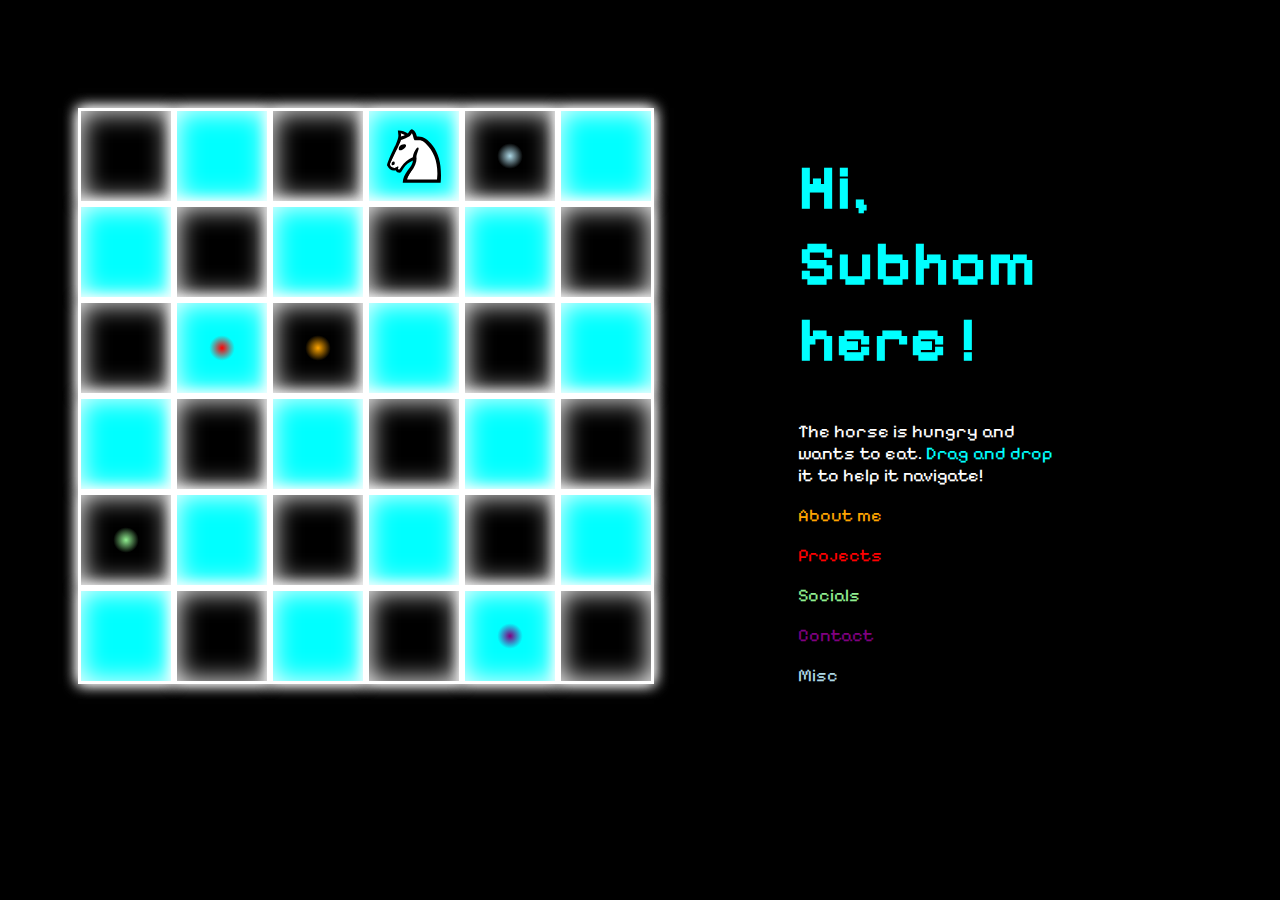
<file: index.html>
<!DOCTYPE html>
<html>
  <head>
    <meta charset="UTF-8">
    <meta name="viewport" content="width=device-width, initial-scale=1.0">
    <title>
      Developer portfolio - Subhom
    </title>
    <link rel="stylesheet" href="styles.css">
    <link rel="preconnect" href="https://fonts.googleapis.com">
    <link rel="preconnect" href="https://fonts.gstatic.com" crossorigin>
    <link href="https://fonts.googleapis.com/css2?family=Pixelify+Sans:wght@400..700&display=swap" rel="stylesheet">
  </head>

  <body>
    <div id="top">
      <p></p>
    </div>

    <div id="game">
      <div id="gameBoard"></div>
      <div id="gameText">
        <div class="intro">
          <h1>Hi, <br />Subhom here !</h1>
          <p>The horse is hungry and wants to eat. <span id="dragdrop">Drag and drop</span> it to help it navigate!</p>
          <p class="orangetext legend">About me</p>
          <p class="redtext legend">Projects</p>
          <p class="greentext legend">Socials</p>
          <p class="purpletext legend">Contact</p>
          <p class="bluetext legend">Misc</p> 
        </div>
      </div>
    </div>
    
    
    <script src="script.js"></script>
  </body>
</html>
</file>
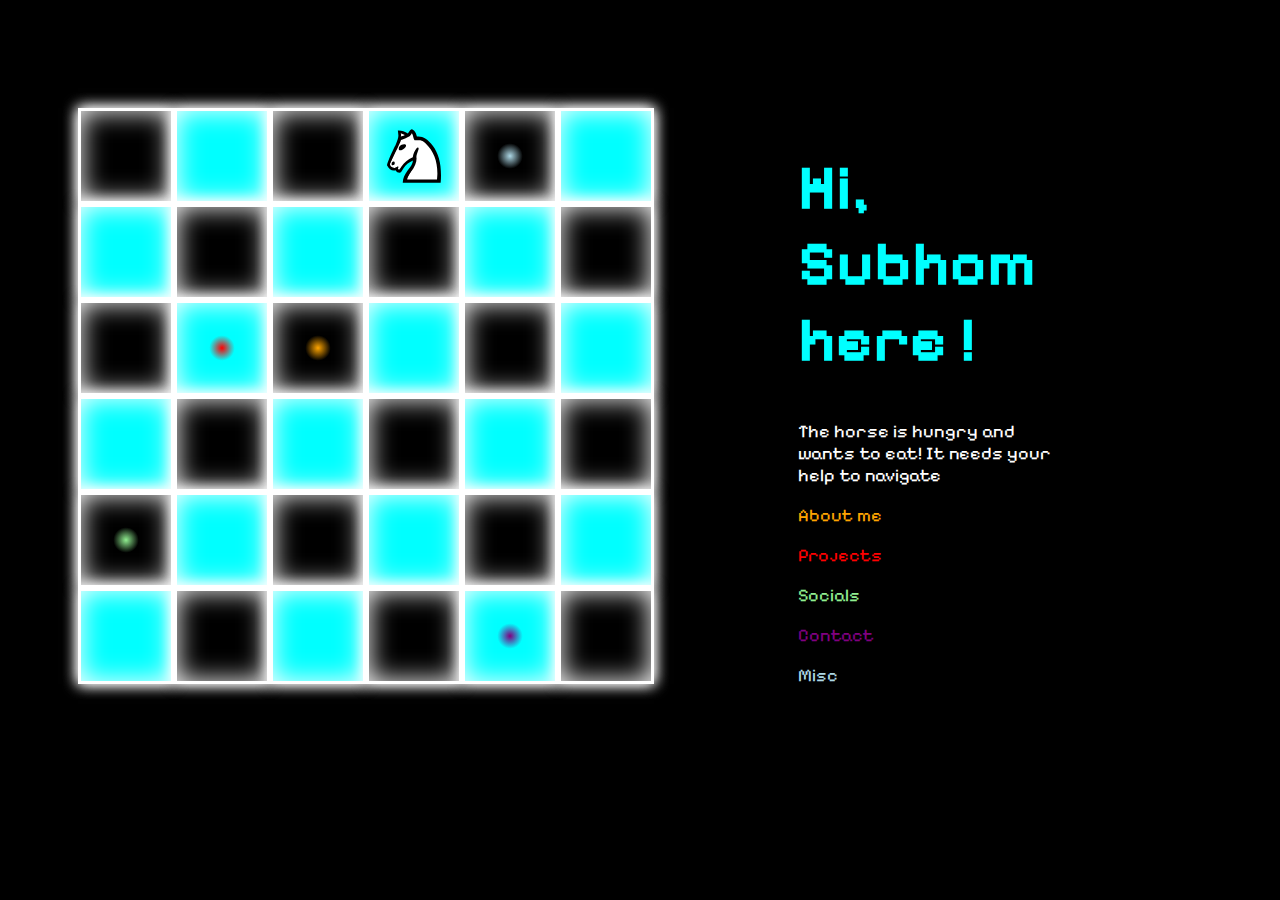
<file: main.html>
<!DOCTYPE html>
<html>
  <head>
    <meta charset="UTF-8">
    <meta name="viewport" content="width=device-width, initial-scale=1.0">
    <title>
      Developer portfolio - Subhom
    </title>
    <link rel="stylesheet" href="styles.css">
    <link rel="preconnect" href="https://fonts.googleapis.com">
    <link rel="preconnect" href="https://fonts.gstatic.com" crossorigin>
    <link href="https://fonts.googleapis.com/css2?family=Pixelify+Sans:wght@400..700&display=swap" rel="stylesheet">
  </head>

  <body>
    <div id="top">
      <p></p>
    </div>

    <div id="game">
      <div id="gameBoard"></div>
      <div id="gameText">
        <div class="intro">
          <h1>Hi, <br />Subhom here !</h1>
          <p>The horse is hungry and wants to eat! It needs your help to navigate</p>
          <p class="orangetext legend">About me</p>
          <p class="redtext legend">Projects</p>
          <p class="greentext legend">Socials</p>
          <p class="purpletext legend">Contact</p>
          <p class="bluetext legend">Misc</p> 
        </div>
      </div>
    </div>
    
    
    <script src="script.js"></script>
  </body>
</html>
</file>
<file: styles.css>
body {
  background:black;
  color: white;
  font-size: 2vmin;
  font-family: "Pixelify Sans";
  user-select: none;
  position: relative;
}

#game {
  display: flex;
  flex-direction: row;
  justify-content: center;
}

#gameBoard {
  display: flex;
  flex-direction: column;
  align-items: center;
}

#gameText {
  text-align: left;
  width: 61vmin;
  text-shadow: 0 0 1.5px white, 0 0 1.5px white, inset 0 0 3px white;
}

.boxRow{
  justify-content: center;
  display: flex;
}

.box {
  width: 10vmin;
  height: 10vmin;
  border: 0.4vmin solid white;
  box-shadow: 0 0 1.5vmin white, 0 0 1.5vmin white, inset 0 0 3vmin white;
  transition: 0.4s;
  position: relative;
}
.box:hover {
  z-index: 2;
  box-shadow: 0 0 10px red, 0 0 10px red, inset 0 0 20px red;
}

.legal {
  box-shadow: 0 0 10px green, 0 0 10px green, inset 0 0 20px green;
}

#top {
  height: 10vmin;
}

.knight {
  z-index:20;
  width: 6vmin;
  height: 6vmin;
  user-select: none;
  position: absolute;
  top: 50%;
  left: 50%;
  transform: translate(-50%, -50%);
  touch-action: none;
}


h1 {
  font-size: 7vmin;
  color: aqua;
}

.intro {
  padding-left: 16vmin;
  padding-right: 16vmin;
}

#dragdrop {
  color:aqua;
}


.redtext {
  color:red;
}
.orangetext {
  color:orange;
}
.greentext {
  color:lightgreen;
}
.purpletext {
  color:purple;
}
.bluetext {
  color: lightblue;
}

.redSquare {
  z-index: 30;
  background-color: red;
}


@media(max-width: 1024px){
  #game {
    flex-direction: column;
    justify-content: center;
  }

  body {
    font-size: 4vmin;
  }

  .box {
    width: 15vmin;
    height: 15vmin;
  }

  .dot {
    margin: 7vmin;
  }

  .knight {
    width: 9vmin;
    height: 9vmin;
  }

  #gameText {
    align-items: center;
    justify-content: center;
    width: 100%;
  }
  .intro {
    padding: 5vmin 5vmin 5vmin 5vmin;
  }
}
</file>
